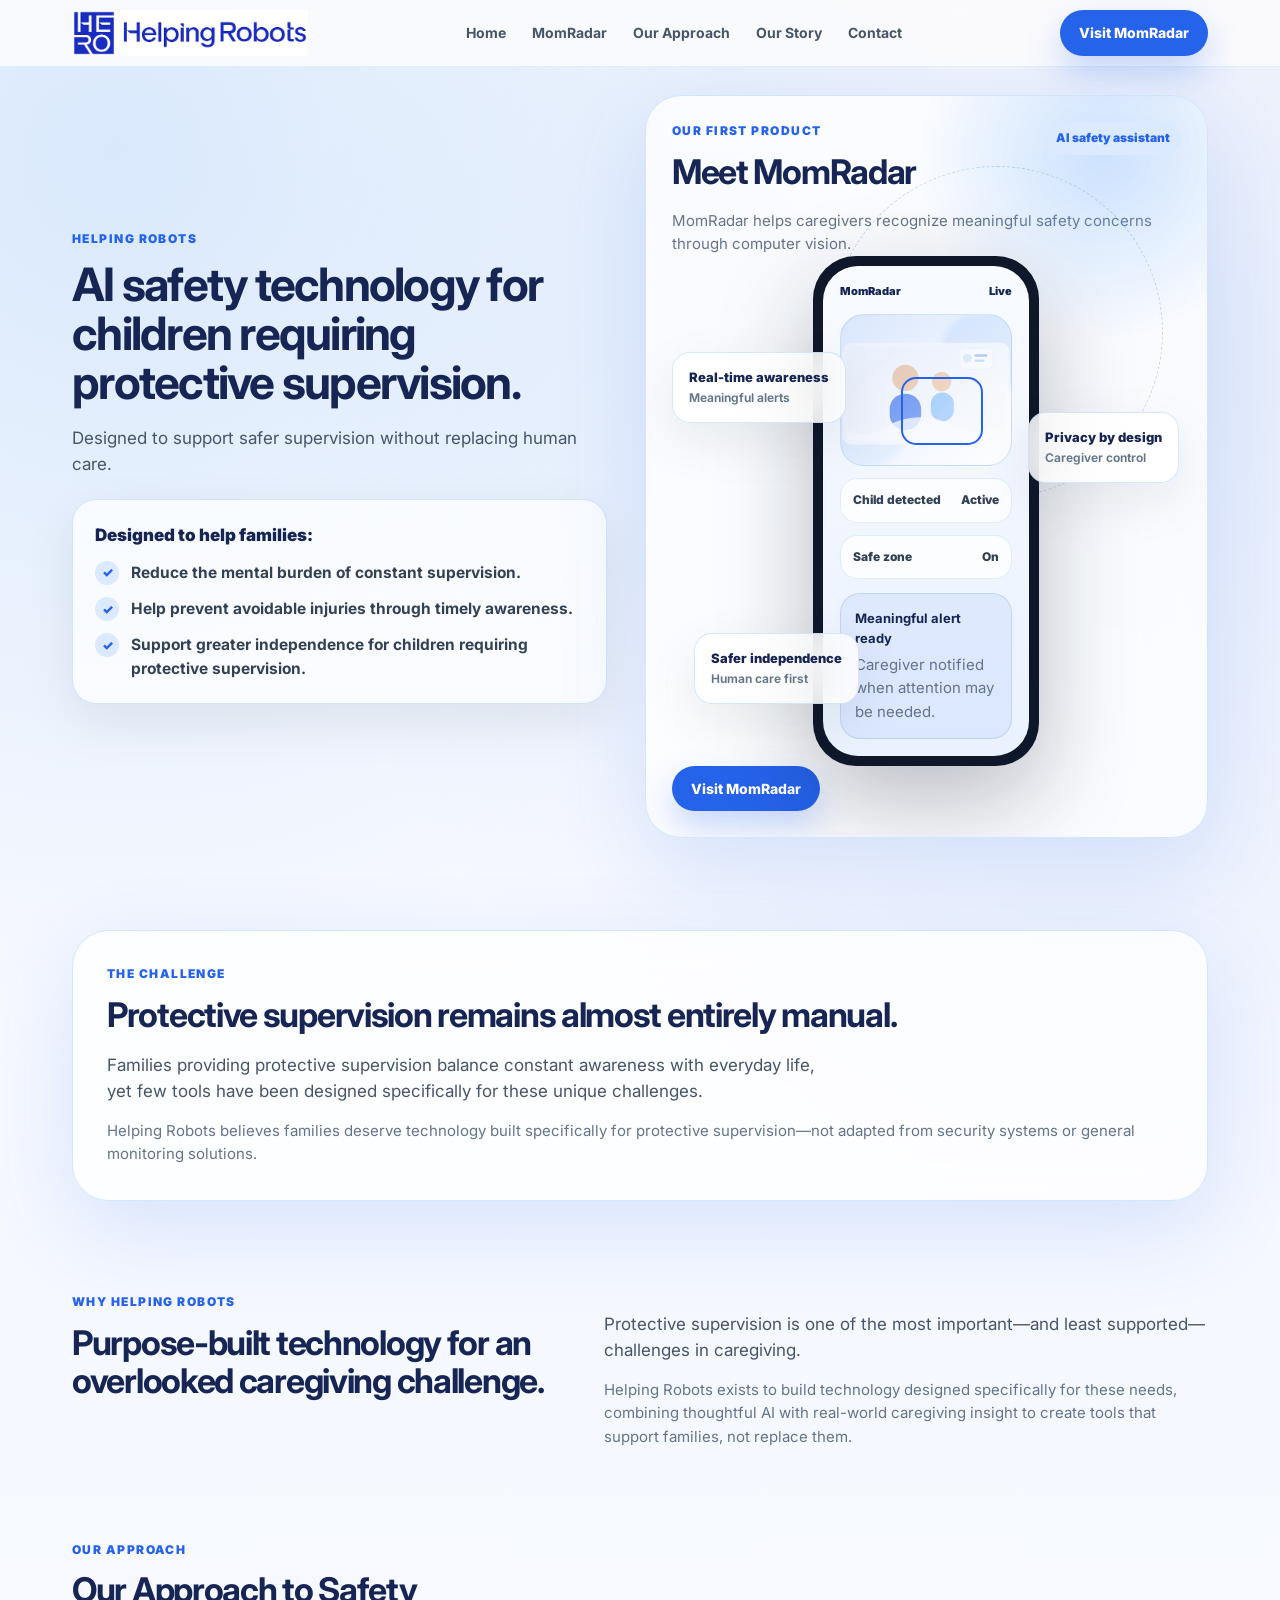
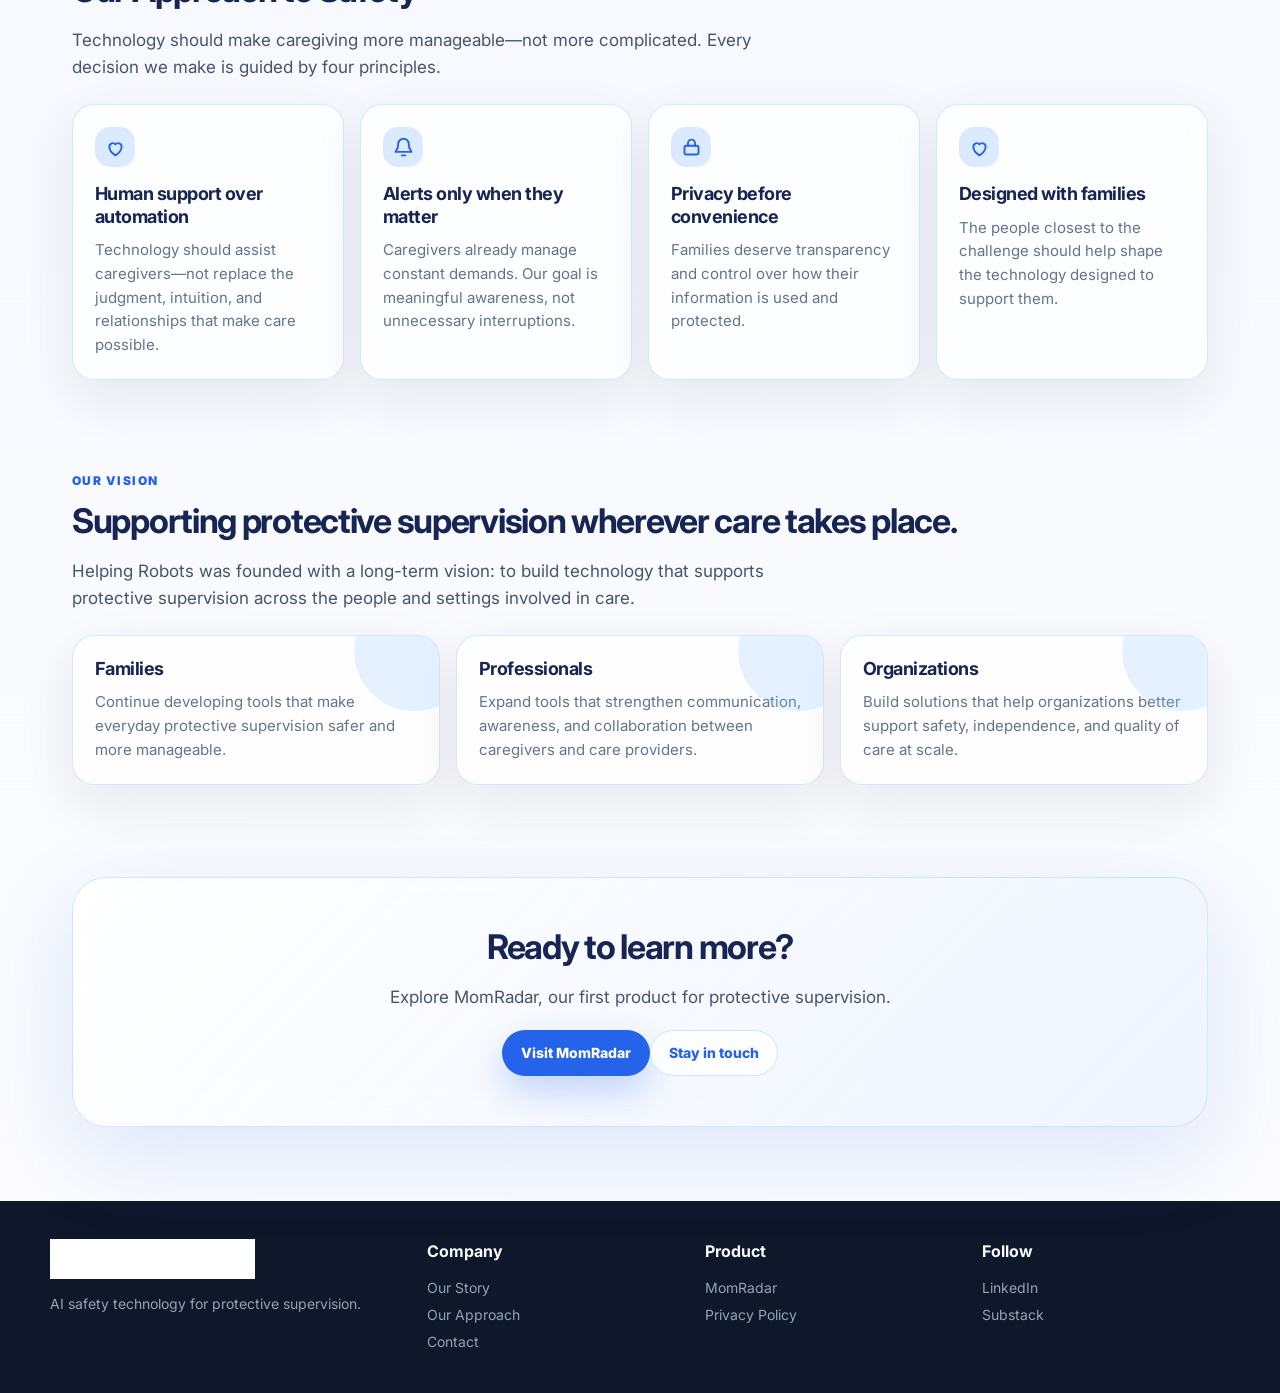
<file: index.html>
<!doctype html>
<html lang="en">
<head>
  <meta charset="utf-8">
  <meta name="viewport" content="width=device-width,initial-scale=1">
  <title>Helping Robots</title>
  <meta name="description" content="AI safety technology for children requiring protective supervision.">
  <link rel="icon" type="image/png" href="images/favicon.png">
  <link rel="apple-touch-icon" href="images/favicon.png">
  <link rel="stylesheet" href="css/style.css">
</head>
<body>
<header class="nav-wrap">
  <div class="nav">
    <a class="brand" href="index.html" aria-label="Helping Robots home">
      <img src="images/helping-robots-logo.png" alt="Helping Robots">
    </a>
    <nav class="nav-links">
      <a href="index.html">Home</a>
      <a href="momradar.html">MomRadar</a>
      <a href="approach.html">Our Approach</a>
      <a href="story.html">Our Story</a>
      <a href="contact.html">Contact</a>
    </nav>
    <a class="btn btn-primary" href="momradar.html">Visit MomRadar</a>
  </div>
</header>
<main>
  <section class="section hero">
    <div class="hero-grid">
      <div class="reveal">
        <div class="kicker">Helping Robots</div>
        <h1>AI safety technology for children requiring protective supervision.</h1>
        <p class="lead">Designed to support safer supervision without replacing human care.</p>

        <div class="impact-list">
          <div class="impact-title">Designed to help families:</div>
          <div class="checkline"><span class="check">✓</span><span>Reduce the mental burden of constant supervision.</span></div>
          <div class="checkline"><span class="check">✓</span><span>Help prevent avoidable injuries through timely awareness.</span></div>
          <div class="checkline"><span class="check">✓</span><span>Support greater independence for children requiring protective supervision.</span></div>
        </div>
      </div>

      <div class="glass hero-product reveal">
        <div class="product-head">
          <div>
            <div class="kicker">Our first product</div>
            <h2>Meet MomRadar</h2>
          </div>
          <span class="product-badge">AI safety assistant</span>
        </div>
        <p class="copy">MomRadar helps caregivers recognize meaningful safety concerns through computer vision.</p>

        <div class="phone-stage">
          <div class="float-card float-a">Real-time awareness<span>Meaningful alerts</span></div>
          <div class="float-card float-b">Privacy by design<span>Caregiver control</span></div>
          <div class="float-card float-c">Safer independence<span>Human care first</span></div>

          <div class="phone" aria-label="MomRadar app preview">
            <div class="phone-screen">
              <div class="phone-bar"><span>MomRadar</span><span>Live</span></div>
              <div class="live-view"><div class="detect-box"></div></div>
              <div class="status-row"><span>Child detected</span><span>Active</span></div>
              <div class="status-row"><span>Safe zone</span><span>On</span></div>
              <div class="alert-card"><strong>Meaningful alert ready</strong><span>Caregiver notified when attention may be needed.</span></div>
            </div>
          </div>
        </div>

        <a class="btn btn-primary" href="momradar.html">Visit MomRadar</a>
      </div>
    </div>
  </section>

  <section class="section reveal">
    <div class="glass section-card">
      <div class="kicker">The challenge</div>
      <h2>Protective supervision remains almost entirely manual.</h2>
      <p class="lead">Families providing protective supervision balance constant awareness with everyday life, yet few tools have been designed specifically for these unique challenges.</p>
      <p class="copy">Helping Robots believes families deserve technology built specifically for protective supervision—not adapted from security systems or general monitoring solutions.</p>
    </div>
  </section>

  <section class="section reveal">
    <div class="split">
      <div>
        <div class="kicker">Why Helping Robots</div>
        <h2>Purpose-built technology for an overlooked caregiving challenge.</h2>
      </div>
      <div>
        <p class="lead">Protective supervision is one of the most important—and least supported—challenges in caregiving.</p>
        <p class="copy">Helping Robots exists to build technology designed specifically for these needs, combining thoughtful AI with real-world caregiving insight to create tools that support families, not replace them.</p>
      </div>
    </div>
  </section>

  <section class="section reveal">
    <div class="kicker">Our approach</div>
    <h2>Our Approach to Safety</h2>
    <p class="lead">Technology should make caregiving more manageable—not more complicated. Every decision we make is guided by four principles.</p>

    <div class="cards">
      <div class="card"><div class="card-icon"><svg viewBox="0 0 24 24"><path d="M12 21s-7-4.4-7-10a4 4 0 0 1 7-2.6A4 4 0 0 1 19 11c0 5.6-7 10-7 10Z"/></svg></div><h3>Human support over automation</h3><p>Technology should assist caregivers—not replace the judgment, intuition, and relationships that make care possible.</p></div>
      <div class="card"><div class="card-icon"><svg viewBox="0 0 24 24"><path d="M18 8a6 6 0 0 0-12 0c0 7-3 7-3 9h18c0-2-3-2-3-9Z"/><path d="M10 21h4"/></svg></div><h3>Alerts only when they matter</h3><p>Caregivers already manage constant demands. Our goal is meaningful awareness, not unnecessary interruptions.</p></div>
      <div class="card"><div class="card-icon"><svg viewBox="0 0 24 24"><rect x="4" y="10" width="16" height="10" rx="2"/><path d="M8 10V7a4 4 0 0 1 8 0v3"/></svg></div><h3>Privacy before convenience</h3><p>Families deserve transparency and control over how their information is used and protected.</p></div>
      <div class="card"><div class="card-icon"><svg viewBox="0 0 24 24"><path d="M12 21s-7-4.4-7-10a4 4 0 0 1 7-2.6A4 4 0 0 1 19 11c0 5.6-7 10-7 10Z"/></svg></div><h3>Designed with families</h3><p>The people closest to the challenge should help shape the technology designed to support them.</p></div>
    </div>
  </section>

  <section class="section reveal">
    <div class="kicker">Our vision</div>
    <h2>Supporting protective supervision wherever care takes place.</h2>
    <p class="lead">Helping Robots was founded with a long-term vision: to build technology that supports protective supervision across the people and settings involved in care.</p>

    <div class="cards cards3">
      <div class="card vision-card"><h3>Families</h3><p>Continue developing tools that make everyday protective supervision safer and more manageable.</p></div>
      <div class="card vision-card"><h3>Professionals</h3><p>Expand tools that strengthen communication, awareness, and collaboration between caregivers and care providers.</p></div>
      <div class="card vision-card"><h3>Organizations</h3><p>Build solutions that help organizations better support safety, independence, and quality of care at scale.</p></div>
    </div>
  </section>

  <section class="section reveal">
    <div class="cta-panel">
      <h2>Ready to learn more?</h2>
      <p class="lead" style="margin-left:auto;margin-right:auto">Explore MomRadar, our first product for protective supervision.</p>
      <div style="margin-top:20px"><a class="btn btn-primary" href="momradar.html">Visit MomRadar</a><a class="btn btn-secondary" href="contact.html">Stay in touch</a></div>
    </div>
  </section>
</main>
<footer class="footer">
  <div class="footer-inner">
    <div>
      <div class="footer-logo"><img src="images/helping-robots-logo.png" alt="Helping Robots"></div>
      <p>AI safety technology for protective supervision.</p>
    </div>
    <div>
      <h4>Company</h4>
      <a href="story.html">Our Story</a>
      <a href="approach.html">Our Approach</a>
      <a href="contact.html">Contact</a>
    </div>
    <div>
      <h4>Product</h4>
      <a href="momradar.html">MomRadar</a>
      <a href="privacy.html">Privacy Policy</a>
    </div>
    <div>
      <h4>Follow</h4>
      <a href="https://www.linkedin.com/company/helping-robots/">LinkedIn</a>
      <a href="https://helpingrobots.substack.com/">Substack</a>
    </div>
  </div>
</footer>
<script src="js/script.js"></script>
</body>
</html>
</file>
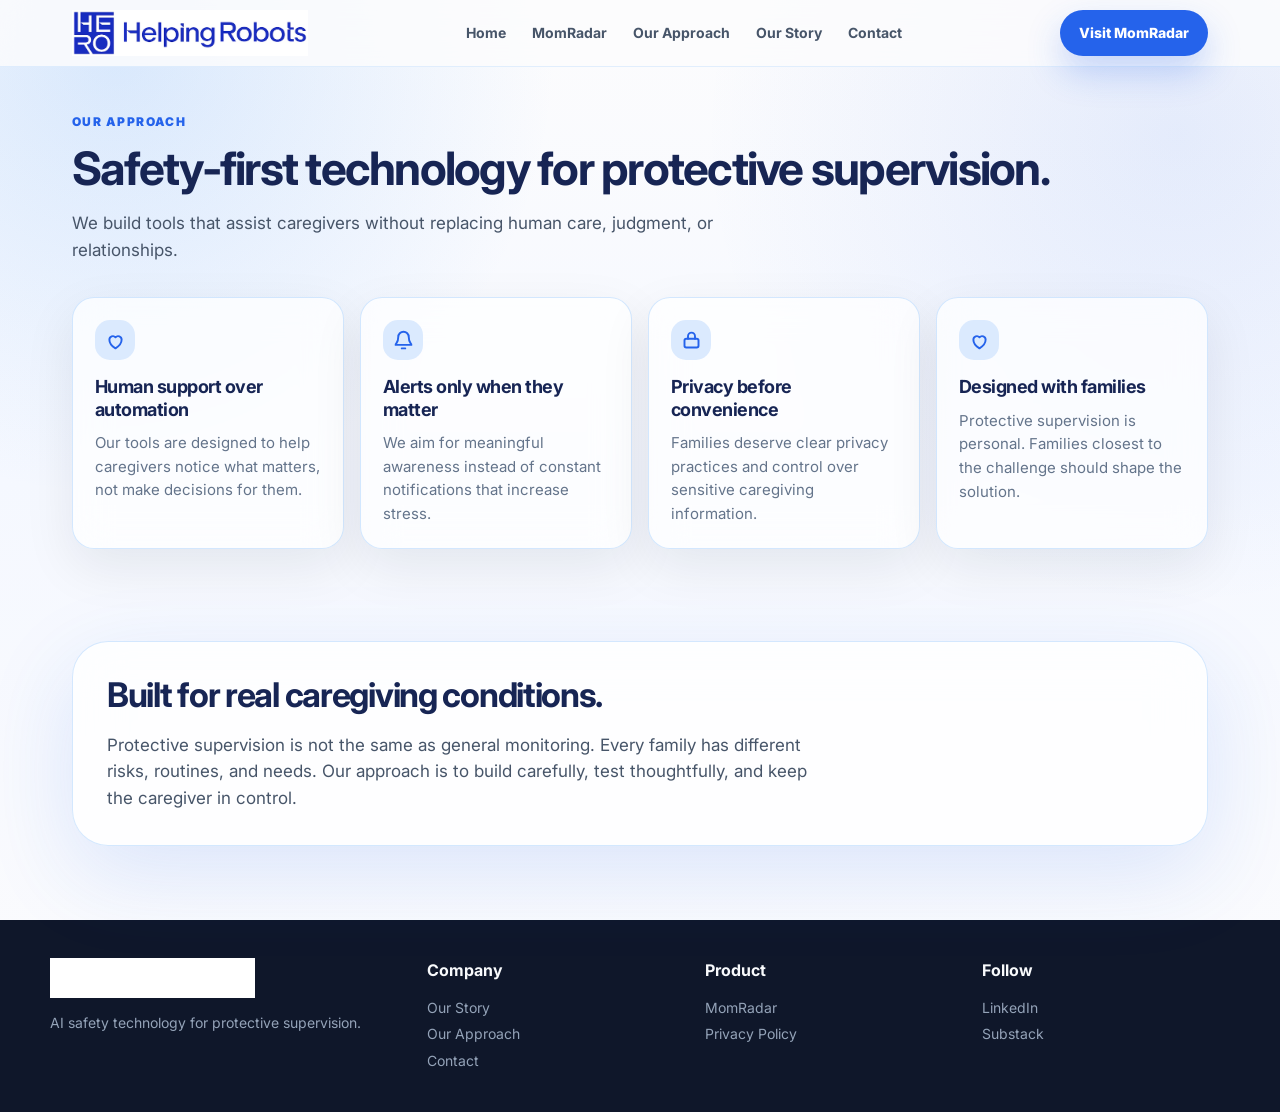
<file: approach.html>
<!doctype html>
<html lang="en">
<head>
  <meta charset="utf-8">
  <meta name="viewport" content="width=device-width,initial-scale=1">
  <title>Our Approach — Helping Robots</title>
  <meta name="description" content="Helping Robots' approach to safety-first technology for protective supervision.">
  <link rel="icon" type="image/png" href="images/favicon.png">
  <link rel="apple-touch-icon" href="images/favicon.png">
  <link rel="stylesheet" href="css/style.css">
</head>
<body>
<header class="nav-wrap">
  <div class="nav">
    <a class="brand" href="index.html" aria-label="Helping Robots home">
      <img src="images/helping-robots-logo.png" alt="Helping Robots">
    </a>
    <nav class="nav-links">
      <a href="index.html">Home</a>
      <a href="momradar.html">MomRadar</a>
      <a href="approach.html">Our Approach</a>
      <a href="story.html">Our Story</a>
      <a href="contact.html">Contact</a>
    </nav>
    <a class="btn btn-primary" href="momradar.html">Visit MomRadar</a>
  </div>
</header>
<main>
  <section class="section reveal">
    <div class="kicker">Our Approach</div>
    <h1>Safety-first technology for protective supervision.</h1>
    <p class="lead">We build tools that assist caregivers without replacing human care, judgment, or relationships.</p>

    <div class="cards" style="margin-top:34px">
      <div class="card"><div class="card-icon"><svg viewBox="0 0 24 24"><path d="M12 21s-7-4.4-7-10a4 4 0 0 1 7-2.6A4 4 0 0 1 19 11c0 5.6-7 10-7 10Z"/></svg></div><h3>Human support over automation</h3><p>Our tools are designed to help caregivers notice what matters, not make decisions for them.</p></div>
      <div class="card"><div class="card-icon"><svg viewBox="0 0 24 24"><path d="M18 8a6 6 0 0 0-12 0c0 7-3 7-3 9h18c0-2-3-2-3-9Z"/><path d="M10 21h4"/></svg></div><h3>Alerts only when they matter</h3><p>We aim for meaningful awareness instead of constant notifications that increase stress.</p></div>
      <div class="card"><div class="card-icon"><svg viewBox="0 0 24 24"><rect x="4" y="10" width="16" height="10" rx="2"/><path d="M8 10V7a4 4 0 0 1 8 0v3"/></svg></div><h3>Privacy before convenience</h3><p>Families deserve clear privacy practices and control over sensitive caregiving information.</p></div>
      <div class="card"><div class="card-icon"><svg viewBox="0 0 24 24"><path d="M12 21s-7-4.4-7-10a4 4 0 0 1 7-2.6A4 4 0 0 1 19 11c0 5.6-7 10-7 10Z"/></svg></div><h3>Designed with families</h3><p>Protective supervision is personal. Families closest to the challenge should shape the solution.</p></div>
    </div>
  </section>

  <section class="section reveal">
    <div class="glass section-card">
      <h2>Built for real caregiving conditions.</h2>
      <p class="lead">Protective supervision is not the same as general monitoring. Every family has different risks, routines, and needs. Our approach is to build carefully, test thoughtfully, and keep the caregiver in control.</p>
    </div>
  </section>
</main>
<footer class="footer">
  <div class="footer-inner">
    <div>
      <div class="footer-logo"><img src="images/helping-robots-logo.png" alt="Helping Robots"></div>
      <p>AI safety technology for protective supervision.</p>
    </div>
    <div>
      <h4>Company</h4>
      <a href="story.html">Our Story</a>
      <a href="approach.html">Our Approach</a>
      <a href="contact.html">Contact</a>
    </div>
    <div>
      <h4>Product</h4>
      <a href="momradar.html">MomRadar</a>
      <a href="privacy.html">Privacy Policy</a>
    </div>
    <div>
      <h4>Follow</h4>
      <a href="https://www.linkedin.com/company/helping-robots/">LinkedIn</a>
      <a href="https://helpingrobots.substack.com/">Substack</a>
    </div>
  </div>
</footer>
<script src="js/script.js"></script>
</body>
</html>
</file>
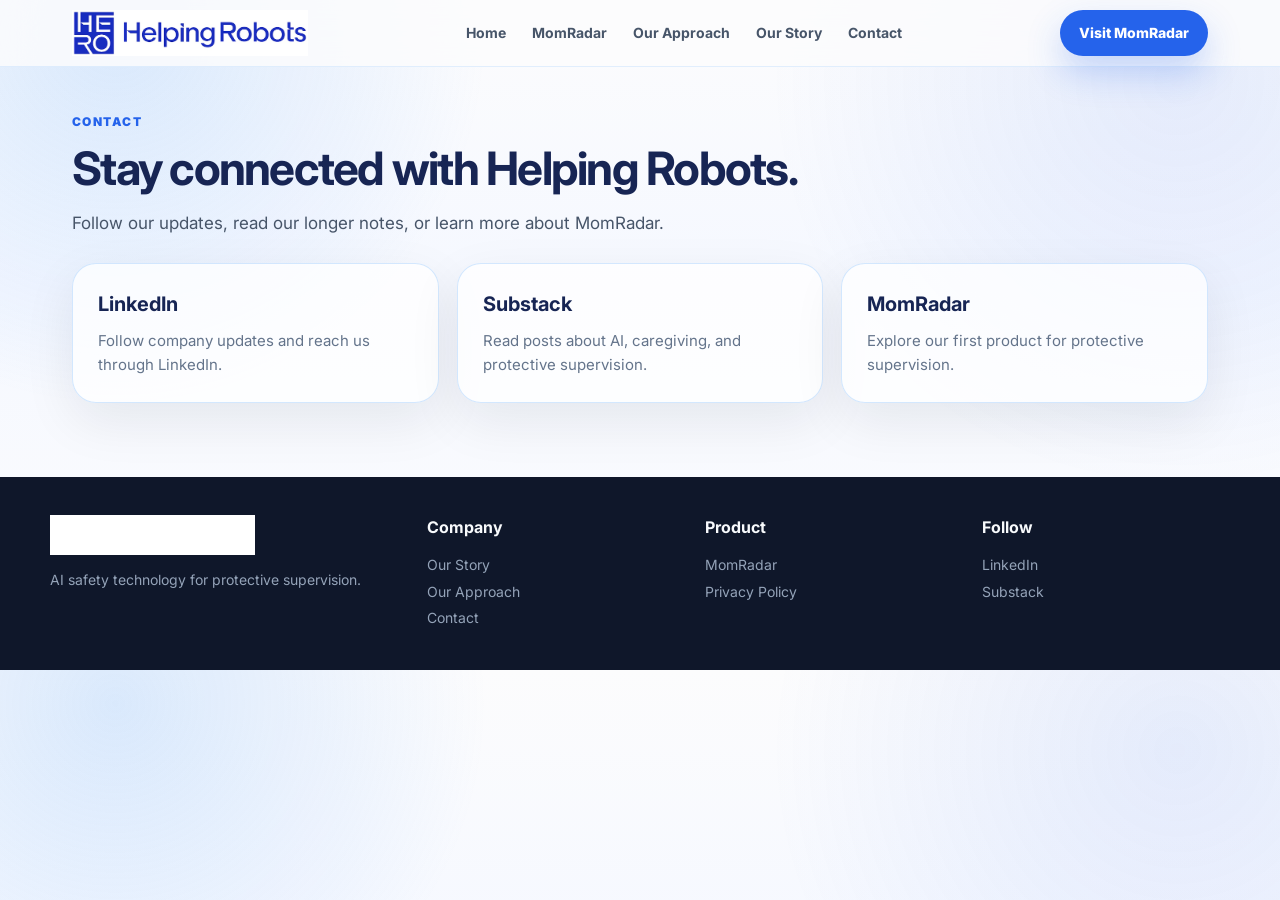
<file: contact.html>
<!doctype html>
<html lang="en">
<head>
  <meta charset="utf-8">
  <meta name="viewport" content="width=device-width,initial-scale=1">
  <title>Contact — Helping Robots</title>
  <meta name="description" content="Stay connected with Helping Robots through LinkedIn and Substack.">
  <link rel="icon" type="image/png" href="images/favicon.png">
  <link rel="apple-touch-icon" href="images/favicon.png">
  <link rel="stylesheet" href="css/style.css">
</head>
<body>
<header class="nav-wrap">
  <div class="nav">
    <a class="brand" href="index.html" aria-label="Helping Robots home">
      <img src="images/helping-robots-logo.png" alt="Helping Robots">
    </a>
    <nav class="nav-links">
      <a href="index.html">Home</a>
      <a href="momradar.html">MomRadar</a>
      <a href="approach.html">Our Approach</a>
      <a href="story.html">Our Story</a>
      <a href="contact.html">Contact</a>
    </nav>
    <a class="btn btn-primary" href="momradar.html">Visit MomRadar</a>
  </div>
</header>
<main>
  <section class="section reveal">
    <div class="kicker">Contact</div>
    <h1>Stay connected with Helping Robots.</h1>
    <p class="lead">Follow our updates, read our longer notes, or learn more about MomRadar.</p>

    <div class="link-grid">
      <a class="link-card" href="https://www.linkedin.com/company/helping-robots/"><strong>LinkedIn</strong><span class="tiny">Follow company updates and reach us through LinkedIn.</span></a>
      <a class="link-card" href="https://helpingrobots.substack.com/"><strong>Substack</strong><span class="tiny">Read posts about AI, caregiving, and protective supervision.</span></a>
      <a class="link-card" href="momradar.html"><strong>MomRadar</strong><span class="tiny">Explore our first product for protective supervision.</span></a>
    </div>
  </section>
</main>
<footer class="footer">
  <div class="footer-inner">
    <div>
      <div class="footer-logo"><img src="images/helping-robots-logo.png" alt="Helping Robots"></div>
      <p>AI safety technology for protective supervision.</p>
    </div>
    <div>
      <h4>Company</h4>
      <a href="story.html">Our Story</a>
      <a href="approach.html">Our Approach</a>
      <a href="contact.html">Contact</a>
    </div>
    <div>
      <h4>Product</h4>
      <a href="momradar.html">MomRadar</a>
      <a href="privacy.html">Privacy Policy</a>
    </div>
    <div>
      <h4>Follow</h4>
      <a href="https://www.linkedin.com/company/helping-robots/">LinkedIn</a>
      <a href="https://helpingrobots.substack.com/">Substack</a>
    </div>
  </div>
</footer>
<script src="js/script.js"></script>
</body>
</html>
</file>
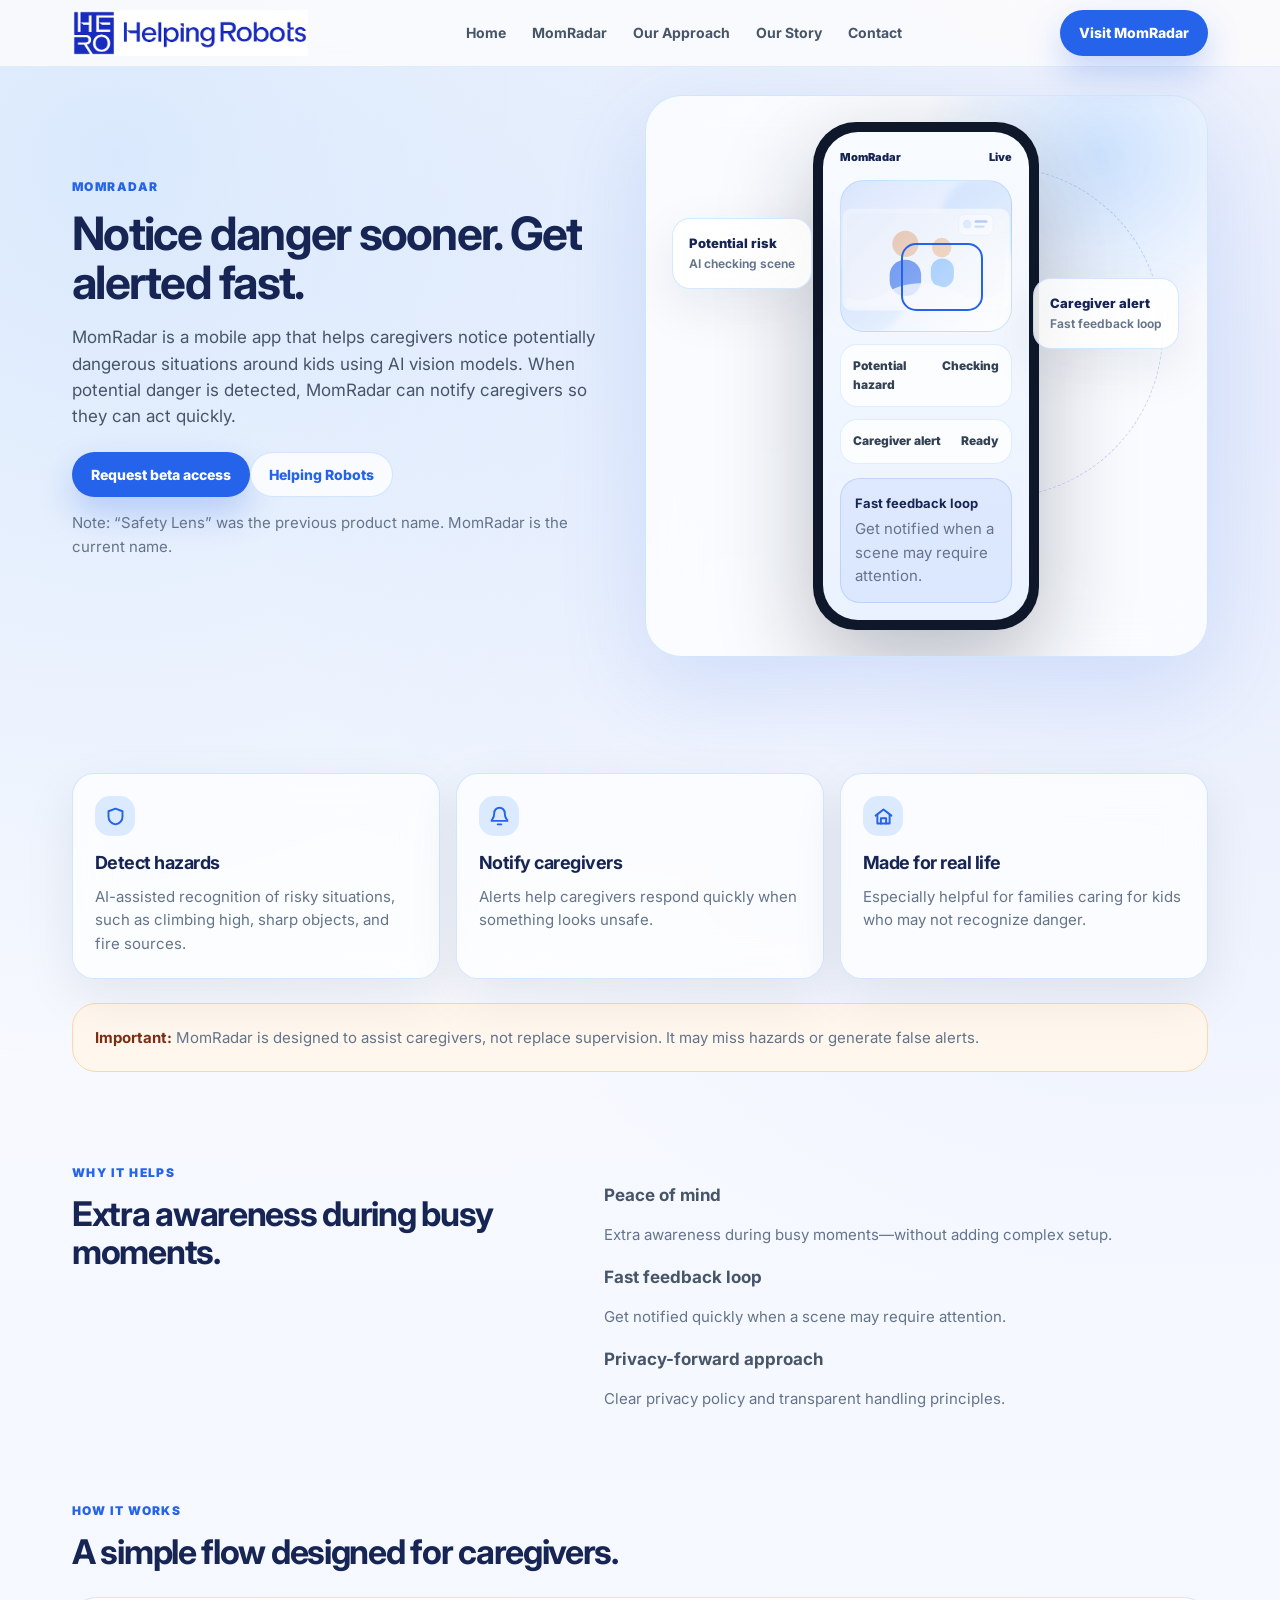
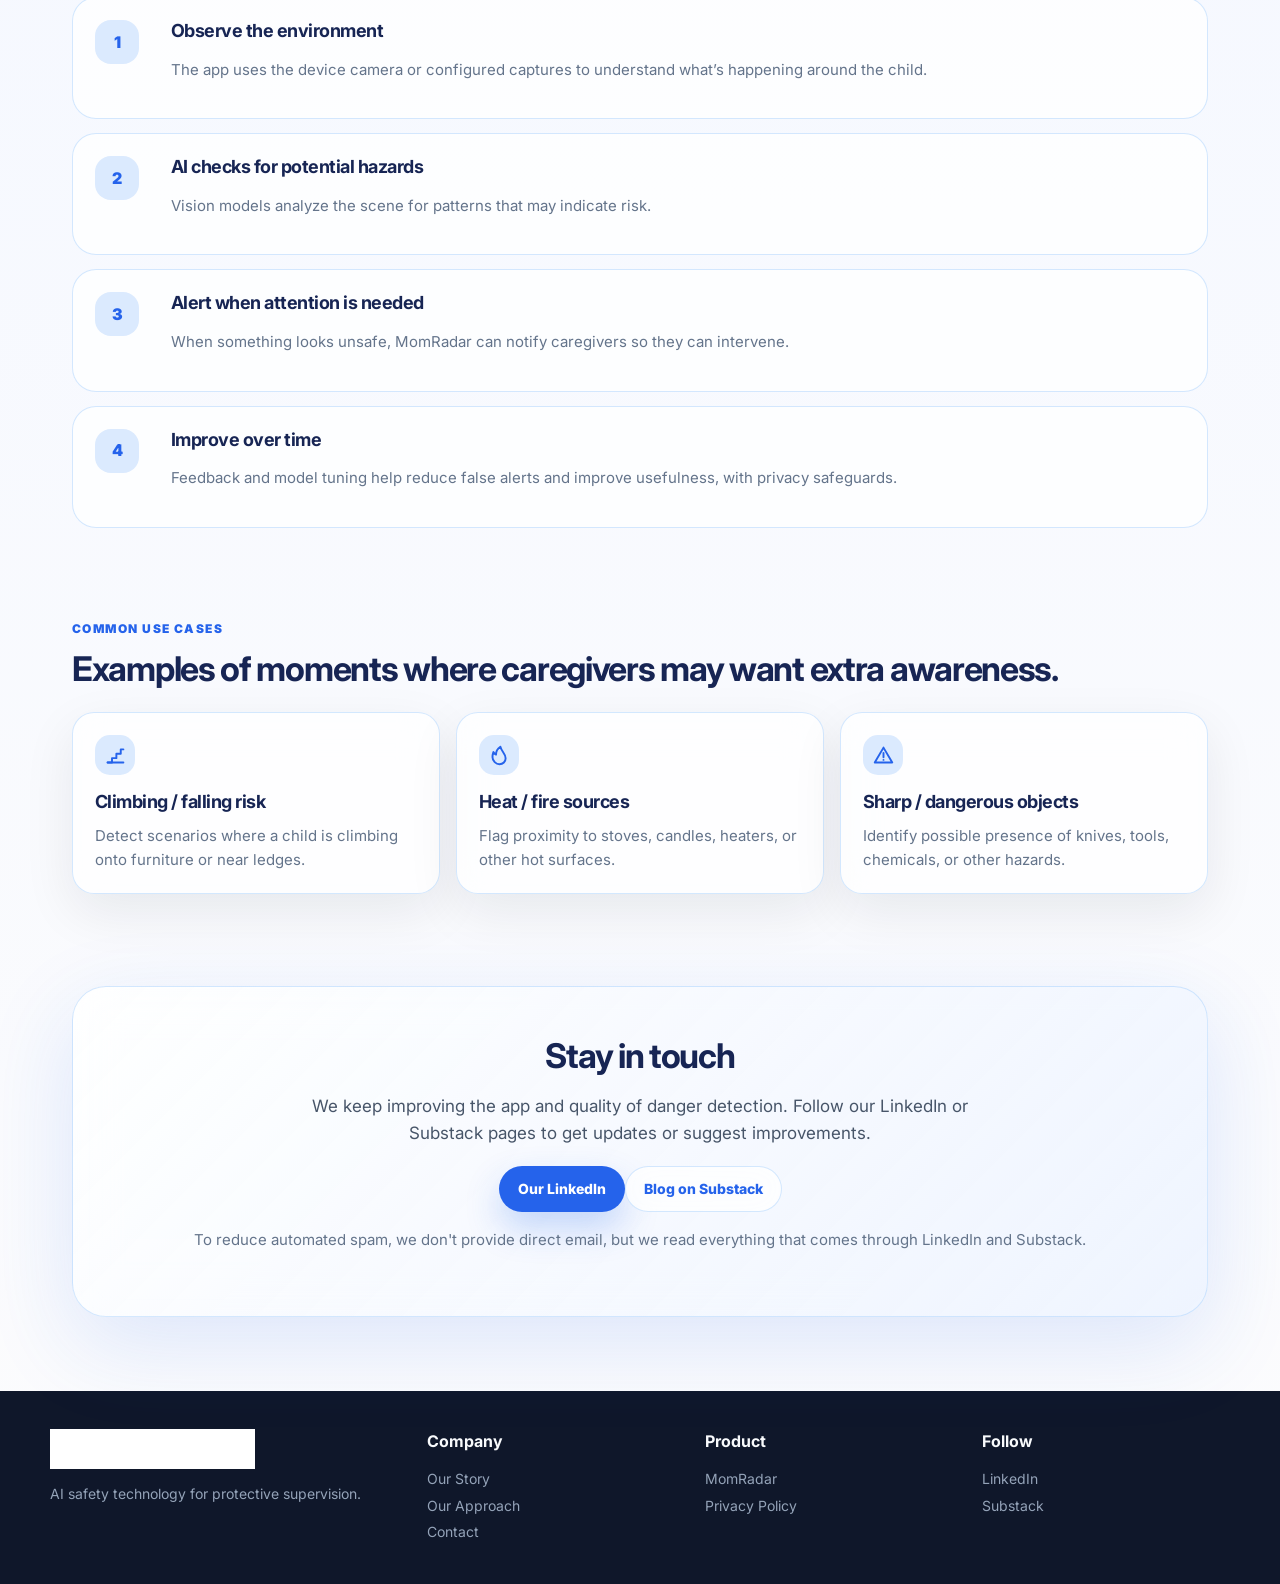
<file: momradar.html>
<!doctype html>
<html lang="en">
<head>
  <meta charset="utf-8">
  <meta name="viewport" content="width=device-width,initial-scale=1">
  <title>MomRadar — AI Safety Alerts for Caregivers</title>
  <meta name="description" content="MomRadar helps caregivers notice potentially dangerous situations around kids using AI vision models.">
  <link rel="icon" type="image/png" href="images/favicon.png">
  <link rel="apple-touch-icon" href="images/favicon.png">
  <link rel="stylesheet" href="css/style.css">
</head>
<body>
<header class="nav-wrap">
  <div class="nav">
    <a class="brand" href="index.html" aria-label="Helping Robots home">
      <img src="images/helping-robots-logo.png" alt="Helping Robots">
    </a>
    <nav class="nav-links">
      <a href="index.html">Home</a>
      <a href="momradar.html">MomRadar</a>
      <a href="approach.html">Our Approach</a>
      <a href="story.html">Our Story</a>
      <a href="contact.html">Contact</a>
    </nav>
    <a class="btn btn-primary" href="momradar.html">Visit MomRadar</a>
  </div>
</header>
<main>
  <section class="section hero">
    <div class="hero-grid">
      <div class="reveal">
        <div class="kicker">MomRadar</div>
        <h1>Notice danger sooner. Get alerted fast.</h1>
        <p class="lead">MomRadar is a mobile app that helps caregivers notice potentially dangerous situations around kids using AI vision models. When potential danger is detected, MomRadar can notify caregivers so they can act quickly.</p>
        <div style="margin-top:22px"><a class="btn btn-primary" href="https://www.linkedin.com/company/helping-robots/">Request beta access</a><a class="btn btn-secondary" href="index.html">Helping Robots</a></div>
        <p class="tiny" style="margin-top:14px">Note: “Safety Lens” was the previous product name. MomRadar is the current name.</p>
      </div>

      <div class="glass hero-product reveal">
        <div class="phone-stage">
          <div class="float-card float-a">Potential risk<span>AI checking scene</span></div>
          <div class="float-card float-b">Caregiver alert<span>Fast feedback loop</span></div>
          <div class="phone" aria-label="MomRadar app preview">
            <div class="phone-screen">
              <div class="phone-bar"><span>MomRadar</span><span>Live</span></div>
              <div class="live-view"><div class="detect-box"></div></div>
              <div class="status-row"><span>Potential hazard</span><span>Checking</span></div>
              <div class="status-row"><span>Caregiver alert</span><span>Ready</span></div>
              <div class="alert-card"><strong>Fast feedback loop</strong><span>Get notified when a scene may require attention.</span></div>
            </div>
          </div>
        </div>
      </div>
    </div>
  </section>

  <section class="section reveal">
    <div class="feature-grid">
      <div class="card"><div class="card-icon"><svg viewBox="0 0 24 24"><path d="M12 3 20 6v6c0 5-3.4 8-8 9-4.6-1-8-4-8-9V6l8-3Z"/></svg></div><h3>Detect hazards</h3><p>AI-assisted recognition of risky situations, such as climbing high, sharp objects, and fire sources.</p></div>
      <div class="card"><div class="card-icon"><svg viewBox="0 0 24 24"><path d="M18 8a6 6 0 0 0-12 0c0 7-3 7-3 9h18c0-2-3-2-3-9Z"/><path d="M10 21h4"/></svg></div><h3>Notify caregivers</h3><p>Alerts help caregivers respond quickly when something looks unsafe.</p></div>
      <div class="card"><div class="card-icon"><svg viewBox="0 0 24 24"><path d="M3 11 12 4l9 7"/><path d="M5 10v10h14V10"/><path d="M9 20v-6h6v6"/></svg></div><h3>Made for real life</h3><p>Especially helpful for families caring for kids who may not recognize danger.</p></div>
    </div>
    <div class="notice"><strong>Important:</strong> MomRadar is designed to assist caregivers, not replace supervision. It may miss hazards or generate false alerts.</div>
  </section>

  <section class="section reveal">
    <div class="split">
      <div>
        <div class="kicker">Why it helps</div>
        <h2>Extra awareness during busy moments.</h2>
      </div>
      <div>
        <p class="lead"><strong>Peace of mind</strong></p>
        <p class="copy">Extra awareness during busy moments—without adding complex setup.</p>
        <p class="lead"><strong>Fast feedback loop</strong></p>
        <p class="copy">Get notified quickly when a scene may require attention.</p>
        <p class="lead"><strong>Privacy-forward approach</strong></p>
        <p class="copy">Clear privacy policy and transparent handling principles.</p>
      </div>
    </div>
  </section>

  <section class="section reveal">
    <div class="kicker">How it works</div>
    <h2>A simple flow designed for caregivers.</h2>
    <div class="flow">
      <div class="flow-item"><div class="flow-num">1</div><div><h3>Observe the environment</h3><p>The app uses the device camera or configured captures to understand what’s happening around the child.</p></div></div>
      <div class="flow-item"><div class="flow-num">2</div><div><h3>AI checks for potential hazards</h3><p>Vision models analyze the scene for patterns that may indicate risk.</p></div></div>
      <div class="flow-item"><div class="flow-num">3</div><div><h3>Alert when attention is needed</h3><p>When something looks unsafe, MomRadar can notify caregivers so they can intervene.</p></div></div>
      <div class="flow-item"><div class="flow-num">4</div><div><h3>Improve over time</h3><p>Feedback and model tuning help reduce false alerts and improve usefulness, with privacy safeguards.</p></div></div>
    </div>
  </section>

  <section class="section reveal">
    <div class="kicker">Common use cases</div>
    <h2>Examples of moments where caregivers may want extra awareness.</h2>
    <div class="cards cards3">
      <div class="card"><div class="card-icon"><svg viewBox="0 0 24 24"><path d="M3 20h5v-5h5v-5h5V5h3"/><path d="M3 20h18"/></svg></div><h3>Climbing / falling risk</h3><p>Detect scenarios where a child is climbing onto furniture or near ledges.</p></div>
      <div class="card"><div class="card-icon"><svg viewBox="0 0 24 24"><path d="M12 22c4 0 7-3 7-7 0-5-5-8-6-13-3 2-5 5-5 9-2-1-3-3-3-3s-1 3-1 6c0 4 4 8 8 8Z"/></svg></div><h3>Heat / fire sources</h3><p>Flag proximity to stoves, candles, heaters, or other hot surfaces.</p></div>
      <div class="card"><div class="card-icon"><svg viewBox="0 0 24 24"><path d="M12 3 22 20H2L12 3Z"/><path d="M12 9v5"/><path d="M12 17h.01"/></svg></div><h3>Sharp / dangerous objects</h3><p>Identify possible presence of knives, tools, chemicals, or other hazards.</p></div>
    </div>
  </section>

  <section class="section reveal">
    <div class="cta-panel">
      <h2>Stay in touch</h2>
      <p class="lead" style="margin-left:auto;margin-right:auto">We keep improving the app and quality of danger detection. Follow our LinkedIn or Substack pages to get updates or suggest improvements.</p>
      <div style="margin-top:20px"><a class="btn btn-primary" href="https://www.linkedin.com/company/helping-robots/">Our LinkedIn</a><a class="btn btn-secondary" href="https://helpingrobots.substack.com/">Blog on Substack</a></div>
      <p class="tiny" style="margin-top:16px">To reduce automated spam, we don't provide direct email, but we read everything that comes through LinkedIn and Substack.</p>
    </div>
  </section>
</main>
<footer class="footer">
  <div class="footer-inner">
    <div>
      <div class="footer-logo"><img src="images/helping-robots-logo.png" alt="Helping Robots"></div>
      <p>AI safety technology for protective supervision.</p>
    </div>
    <div>
      <h4>Company</h4>
      <a href="story.html">Our Story</a>
      <a href="approach.html">Our Approach</a>
      <a href="contact.html">Contact</a>
    </div>
    <div>
      <h4>Product</h4>
      <a href="momradar.html">MomRadar</a>
      <a href="privacy.html">Privacy Policy</a>
    </div>
    <div>
      <h4>Follow</h4>
      <a href="https://www.linkedin.com/company/helping-robots/">LinkedIn</a>
      <a href="https://helpingrobots.substack.com/">Substack</a>
    </div>
  </div>
</footer>
<script src="js/script.js"></script>
</body>
</html>
</file>
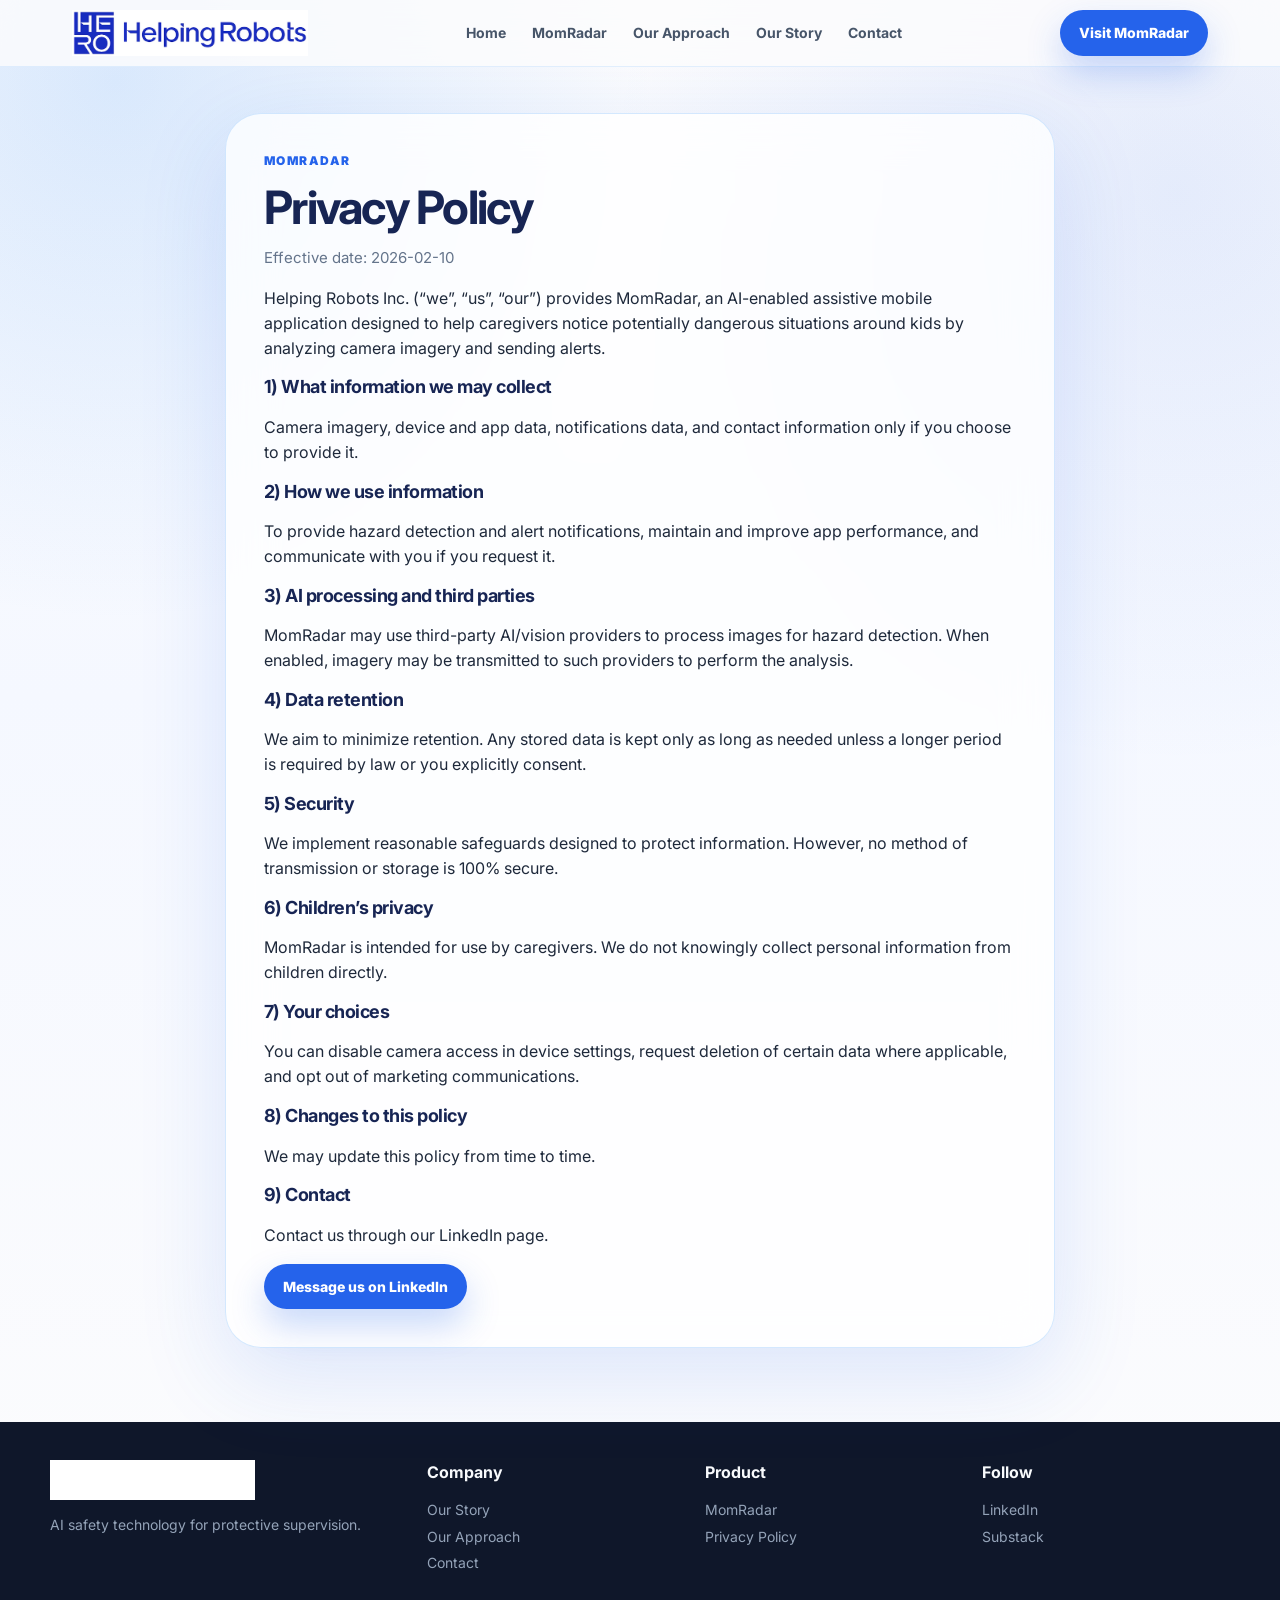
<file: privacy.html>
<!doctype html>
<html lang="en">
<head>
  <meta charset="utf-8">
  <meta name="viewport" content="width=device-width,initial-scale=1">
  <title>Privacy Policy — MomRadar</title>
  <meta name="description" content="MomRadar privacy policy.">
  <link rel="icon" type="image/png" href="images/favicon.png">
  <link rel="apple-touch-icon" href="images/favicon.png">
  <link rel="stylesheet" href="css/style.css">
</head>
<body>
<header class="nav-wrap">
  <div class="nav">
    <a class="brand" href="index.html" aria-label="Helping Robots home">
      <img src="images/helping-robots-logo.png" alt="Helping Robots">
    </a>
    <nav class="nav-links">
      <a href="index.html">Home</a>
      <a href="momradar.html">MomRadar</a>
      <a href="approach.html">Our Approach</a>
      <a href="story.html">Our Story</a>
      <a href="contact.html">Contact</a>
    </nav>
    <a class="btn btn-primary" href="momradar.html">Visit MomRadar</a>
  </div>
</header>
<main>
  <section class="section">
    <div class="story-wrap glass story-card reveal">
      <div class="kicker">MomRadar</div>
      <h1>Privacy Policy</h1>
      <p class="tiny">Effective date: 2026-02-10</p>
      <p>Helping Robots Inc. (“we”, “us”, “our”) provides MomRadar, an AI-enabled assistive mobile application designed to help caregivers notice potentially dangerous situations around kids by analyzing camera imagery and sending alerts.</p>
      <h3>1) What information we may collect</h3>
      <p>Camera imagery, device and app data, notifications data, and contact information only if you choose to provide it.</p>
      <h3>2) How we use information</h3>
      <p>To provide hazard detection and alert notifications, maintain and improve app performance, and communicate with you if you request it.</p>
      <h3>3) AI processing and third parties</h3>
      <p>MomRadar may use third-party AI/vision providers to process images for hazard detection. When enabled, imagery may be transmitted to such providers to perform the analysis.</p>
      <h3>4) Data retention</h3>
      <p>We aim to minimize retention. Any stored data is kept only as long as needed unless a longer period is required by law or you explicitly consent.</p>
      <h3>5) Security</h3>
      <p>We implement reasonable safeguards designed to protect information. However, no method of transmission or storage is 100% secure.</p>
      <h3>6) Children’s privacy</h3>
      <p>MomRadar is intended for use by caregivers. We do not knowingly collect personal information from children directly.</p>
      <h3>7) Your choices</h3>
      <p>You can disable camera access in device settings, request deletion of certain data where applicable, and opt out of marketing communications.</p>
      <h3>8) Changes to this policy</h3>
      <p>We may update this policy from time to time.</p>
      <h3>9) Contact</h3>
      <p>Contact us through our LinkedIn page.</p>
      <a class="btn btn-primary" href="https://www.linkedin.com/company/helping-robots/">Message us on LinkedIn</a>
    </div>
  </section>
</main>
<footer class="footer">
  <div class="footer-inner">
    <div>
      <div class="footer-logo"><img src="images/helping-robots-logo.png" alt="Helping Robots"></div>
      <p>AI safety technology for protective supervision.</p>
    </div>
    <div>
      <h4>Company</h4>
      <a href="story.html">Our Story</a>
      <a href="approach.html">Our Approach</a>
      <a href="contact.html">Contact</a>
    </div>
    <div>
      <h4>Product</h4>
      <a href="momradar.html">MomRadar</a>
      <a href="privacy.html">Privacy Policy</a>
    </div>
    <div>
      <h4>Follow</h4>
      <a href="https://www.linkedin.com/company/helping-robots/">LinkedIn</a>
      <a href="https://helpingrobots.substack.com/">Substack</a>
    </div>
  </div>
</footer>
<script src="js/script.js"></script>
</body>
</html>
</file>
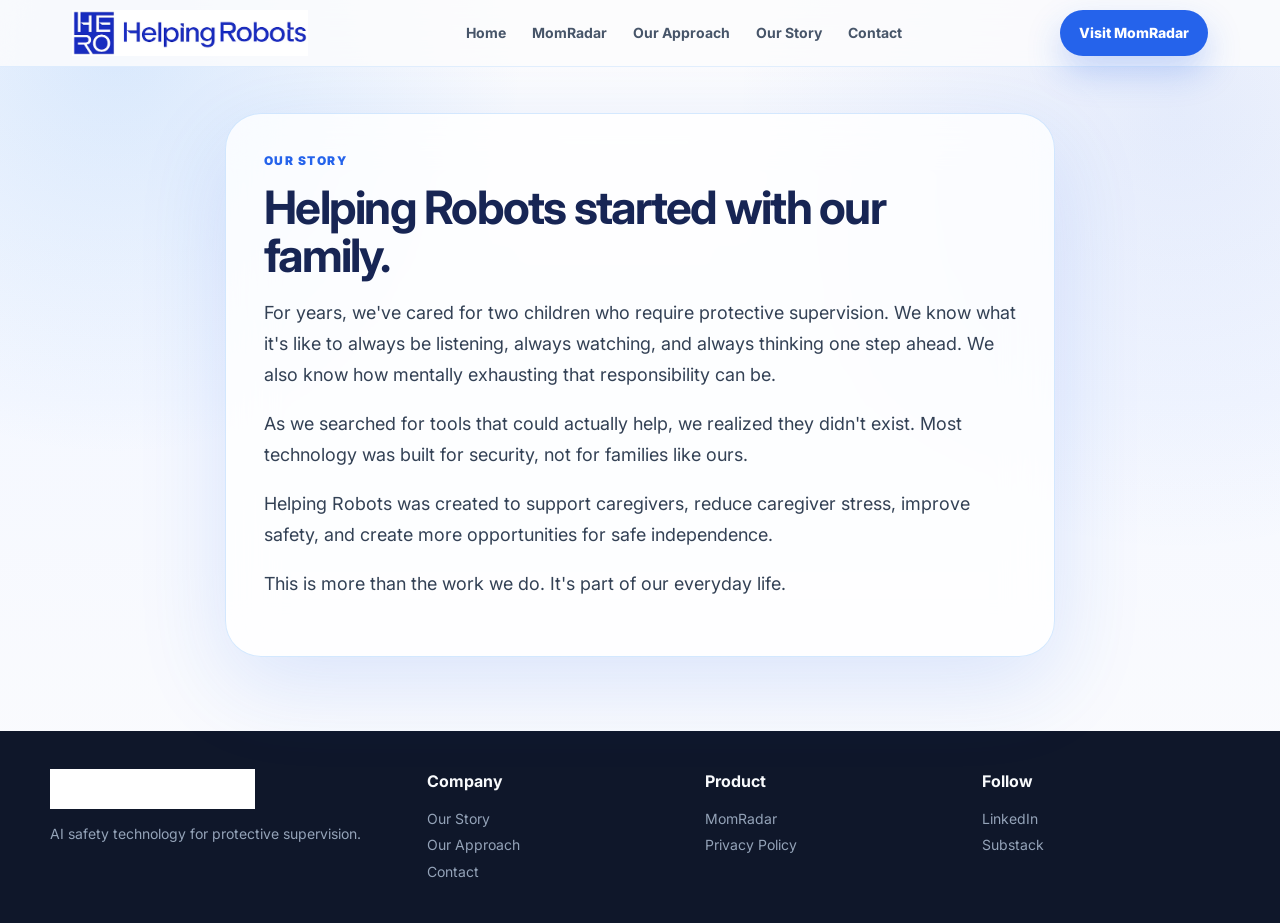
<file: story.html>
<!doctype html>
<html lang="en">
<head>
  <meta charset="utf-8">
  <meta name="viewport" content="width=device-width,initial-scale=1">
  <title>Our Story — Helping Robots</title>
  <meta name="description" content="The family story behind Helping Robots.">
  <link rel="icon" type="image/png" href="images/favicon.png">
  <link rel="apple-touch-icon" href="images/favicon.png">
  <link rel="stylesheet" href="css/style.css">
</head>
<body>
<header class="nav-wrap">
  <div class="nav">
    <a class="brand" href="index.html" aria-label="Helping Robots home">
      <img src="images/helping-robots-logo.png" alt="Helping Robots">
    </a>
    <nav class="nav-links">
      <a href="index.html">Home</a>
      <a href="momradar.html">MomRadar</a>
      <a href="approach.html">Our Approach</a>
      <a href="story.html">Our Story</a>
      <a href="contact.html">Contact</a>
    </nav>
    <a class="btn btn-primary" href="momradar.html">Visit MomRadar</a>
  </div>
</header>
<main class="story-page">
  <section class="section">
    <div class="story-wrap reveal">
      <div class="glass story-card">
        <div class="kicker">Our Story</div>
        <h1>Helping Robots started with our family.</h1>
        <p>For years, we've cared for two children who require protective supervision. We know what it's like to always be listening, always watching, and always thinking one step ahead. We also know how mentally exhausting that responsibility can be.</p>
        <p>As we searched for tools that could actually help, we realized they didn't exist. Most technology was built for security, not for families like ours.</p>
        <p>Helping Robots was created to support caregivers, reduce caregiver stress, improve safety, and create more opportunities for safe independence.</p>
        <p>This is more than the work we do. It's part of our everyday life.</p>
      </div>
    </div>
  </section>
</main>
<footer class="footer">
  <div class="footer-inner">
    <div>
      <div class="footer-logo"><img src="images/helping-robots-logo.png" alt="Helping Robots"></div>
      <p>AI safety technology for protective supervision.</p>
    </div>
    <div>
      <h4>Company</h4>
      <a href="story.html">Our Story</a>
      <a href="approach.html">Our Approach</a>
      <a href="contact.html">Contact</a>
    </div>
    <div>
      <h4>Product</h4>
      <a href="momradar.html">MomRadar</a>
      <a href="privacy.html">Privacy Policy</a>
    </div>
    <div>
      <h4>Follow</h4>
      <a href="https://www.linkedin.com/company/helping-robots/">LinkedIn</a>
      <a href="https://helpingrobots.substack.com/">Substack</a>
    </div>
  </div>
</footer>
<script src="js/script.js"></script>
</body>
</html>
</file>
<file: css/style.css>
@import url('https://fonts.googleapis.com/css2?family=Inter:wght@400;500;600;700;800;900&display=swap');

:root {
  --navy: #172554;
  --ink: #1E293B;
  --muted: #64748B;
  --blue: #2563EB;
  --blue-2: #1D4ED8;
  --sky: #60A5FA;
  --soft-blue: #EAF2FF;
  --pale-blue: #F5F8FF;
  --white: #FCFCFD;
  --glass: rgba(255,255,255,.76);
  --glass-strong: rgba(255,255,255,.9);
  --line: rgba(147,197,253,.40);
  --line-strong: rgba(37,99,235,.18);
  --shadow: 0 28px 90px rgba(37,99,235,.14);
  --shadow-soft: 0 18px 52px rgba(15,23,42,.08);
  --radius-xl: 36px;
  --radius-lg: 26px;
  --radius-md: 18px;
}

* { box-sizing: border-box; }

html { scroll-behavior: smooth; }

body {
  margin: 0;
  font-family: Inter, ui-sans-serif, system-ui, -apple-system, BlinkMacSystemFont, "Segoe UI", sans-serif;
  color: var(--ink);
  background:
    radial-gradient(circle at 9% 5%, rgba(96,165,250,.22), transparent 28%),
    radial-gradient(circle at 92% 12%, rgba(37,99,235,.10), transparent 31%),
    linear-gradient(180deg, #FCFCFD 0%, #F5F8FF 43%, #FCFCFD 100%);
  line-height: 1.55;
  overflow-x: hidden;
}

a { color: inherit; text-decoration: none; }

img { max-width: 100%; display: block; }

.nav-wrap {
  position: sticky;
  top: 0;
  z-index: 100;
  background: rgba(252,252,253,.84);
  backdrop-filter: blur(22px);
  border-bottom: 1px solid rgba(147,197,253,.25);
}

.nav {
  max-width: 1180px;
  margin: auto;
  padding: 13px 22px;
  display: flex;
  align-items: center;
  justify-content: space-between;
  gap: 22px;
}

.brand {
  display: flex;
  align-items: center;
}

.brand img {
  height: 46px;
  width: auto;
}

.nav-links {
  display: flex;
  align-items: center;
  gap: 26px;
  font-size: 14px;
  font-weight: 700;
  color: #475569;
}

.nav-links a:hover { color: var(--blue); }

.btn {
  display: inline-flex;
  align-items: center;
  justify-content: center;
  min-height: 43px;
  padding: 11px 18px;
  border-radius: 999px;
  font-size: 14px;
  font-weight: 800;
  border: 1px solid transparent;
  white-space: nowrap;
  cursor: pointer;
  transition: transform .22s ease, box-shadow .22s ease, background .22s ease;
}

.btn:hover { transform: translateY(-2px); }

.btn-primary {
  background: var(--blue);
  color: white;
  box-shadow: 0 16px 34px rgba(37,99,235,.25);
}

.btn-primary:hover { background: var(--blue-2); }

.btn-secondary {
  background: rgba(255,255,255,.78);
  color: var(--blue);
  border-color: var(--line);
  backdrop-filter: blur(16px);
}

.section {
  max-width: 1180px;
  margin: auto;
  padding: 60px 22px;
}

.hero {
  padding-top: 66px;
  padding-bottom: 54px;
}

.hero-grid {
  display: grid;
  grid-template-columns: minmax(0, .95fr) minmax(410px, 1.05fr);
  gap: 48px;
  align-items: center;
}

.kicker {
  color: var(--blue);
  text-transform: uppercase;
  letter-spacing: .12em;
  font-size: 12px;
  font-weight: 900;
  margin-bottom: 12px;
}

h1, h2, h3 {
  color: var(--navy);
  margin: 0;
  letter-spacing: -0.045em;
}

h1 {
  font-size: clamp(38px, 4.7vw, 54px);
  line-height: 1.03;
}

h2 {
  font-size: clamp(29px, 3.35vw, 39px);
  line-height: 1.09;
}

h3 {
  font-size: 20px;
  line-height: 1.22;
}

.lead {
  font-size: 18.5px;
  color: #475569;
  margin: 18px 0 0;
  max-width: 710px;
}

.copy {
  font-size: 16.5px;
  color: #475569;
  margin: 14px 0 0;
}

.tiny {
  color: var(--muted);
  font-size: 14px;
}

.glass {
  background: var(--glass);
  border: 1px solid var(--line);
  box-shadow: var(--shadow);
  backdrop-filter: blur(24px);
  border-radius: var(--radius-xl);
}

.hero-product {
  position: relative;
  padding: 30px;
  overflow: hidden;
}

.hero-product::before {
  content: "";
  position: absolute;
  width: 390px;
  height: 390px;
  right: -90px;
  top: -135px;
  background: radial-gradient(circle, rgba(96,165,250,.30), transparent 67%);
}

.hero-product::after {
  content: "";
  position: absolute;
  inset: 70px 44px auto auto;
  width: 330px;
  height: 330px;
  border: 1px dashed rgba(37,99,235,.25);
  border-radius: 50%;
  pointer-events: none;
}

.product-head {
  position: relative;
  display: flex;
  justify-content: space-between;
  gap: 18px;
  align-items: flex-start;
  margin-bottom: 18px;
  z-index: 2;
}

.product-badge {
  font-size: 12px;
  font-weight: 900;
  color: var(--blue);
  background: #DBEAFE;
  padding: 7px 11px;
  border-radius: 999px;
  flex: 0 0 auto;
}

.phone-stage {
  position: relative;
  min-height: 475px;
  display: grid;
  place-items: center;
  z-index: 3;
}

.phone {
  width: 252px;
  min-height: 438px;
  border-radius: 43px;
  background: #0F172A;
  padding: 10px;
  box-shadow: 0 35px 95px rgba(15,23,42,.28);
  animation: floatPhone 5.5s ease-in-out infinite;
}

@keyframes floatPhone {
  0%,100% { transform: translateY(0); }
  50% { transform: translateY(-10px); }
}

.phone-screen {
  min-height: 418px;
  border-radius: 35px;
  background: linear-gradient(180deg, #F8FBFF, #EAF2FF);
  padding: 17px;
  overflow: hidden;
  position: relative;
}

.phone-bar {
  display: flex;
  justify-content: space-between;
  font-size: 11px;
  color: var(--navy);
  font-weight: 900;
  margin-bottom: 14px;
}

.live-view {
  height: 168px;
  border-radius: 24px;
  border: 1px solid rgba(147,197,253,.42);
  position: relative;
  overflow: hidden;
  background:
    linear-gradient(135deg, rgba(37,99,235,.09), rgba(255,255,255,.52)),
    url("../images/care-scene.svg");
  background-size: cover;
  background-position: center;
}

.detect-box {
  position: absolute;
  width: 82px;
  height: 68px;
  right: 28px;
  top: 62px;
  border: 2px solid var(--blue);
  border-radius: 15px;
  animation: pulse 2.7s ease-in-out infinite;
}

@keyframes pulse {
  0%,100% { box-shadow: 0 0 0 0 rgba(37,99,235,.26); }
  50% { box-shadow: 0 0 0 13px rgba(37,99,235,0); }
}

.status-row {
  margin-top: 12px;
  padding: 12px;
  border-radius: 17px;
  background: rgba(255,255,255,.76);
  border: 1px solid rgba(147,197,253,.28);
  display: flex;
  justify-content: space-between;
  gap: 10px;
  font-size: 12px;
  font-weight: 850;
  color: #334155;
}

.alert-card {
  margin-top: 14px;
  padding: 14px;
  border-radius: 20px;
  background: rgba(37,99,235,.08);
  border: 1px solid rgba(37,99,235,.16);
}

.alert-card strong { display: block; color: var(--navy); font-size: 13px; }

.alert-card span {
  display: block;
  color: #64748B;
  font-size: 12px;
  margin-top: 4px;
}

.float-card {
  position: absolute;
  z-index: 4;
  padding: 14px 16px;
  border-radius: 18px;
  background: rgba(255,255,255,.84);
  border: 1px solid var(--line);
  box-shadow: var(--shadow-soft);
  backdrop-filter: blur(18px);
  color: var(--navy);
  font-weight: 850;
  font-size: 13px;
}

.float-card span {
  display: block;
  margin-top: 2px;
  color: var(--muted);
  font-size: 12px;
  font-weight: 650;
}

.float-a { left: 0; top: 108px; }
.float-b { right: 2px; top: 168px; }
.float-c { left: 22px; bottom: 70px; }

.impact-list {
  display: grid;
  gap: 12px;
  margin-top: 24px;
  padding: 24px;
  border-radius: 24px;
  background: rgba(255,255,255,.72);
  border: 1px solid var(--line);
  box-shadow: var(--shadow-soft);
}

.impact-title {
  font-weight: 900;
  color: var(--navy);
  font-size: 17px;
}

.checkline {
  display: flex;
  gap: 12px;
  align-items: flex-start;
  color: #334155;
  font-weight: 700;
  font-size: 15.5px;
}

.check {
  width: 24px;
  height: 24px;
  border-radius: 50%;
  background: #DBEAFE;
  color: var(--blue);
  display: grid;
  place-items: center;
  font-weight: 900;
  font-size: 13px;
  flex: 0 0 auto;
}

.section-card {
  padding: 38px;
}

.split {
  display: grid;
  grid-template-columns: .9fr 1.1fr;
  gap: 38px;
  align-items: start;
}

.cards {
  display: grid;
  grid-template-columns: repeat(4,1fr);
  gap: 18px;
  margin-top: 26px;
}

.cards3 {
  grid-template-columns: repeat(3,1fr);
}

.card {
  padding: 24px;
  border-radius: 24px;
  background: rgba(255,255,255,.72);
  border: 1px solid var(--line);
  box-shadow: var(--shadow-soft);
  backdrop-filter: blur(18px);
  transition: transform .22s ease, box-shadow .22s ease;
}

.card:hover {
  transform: translateY(-4px);
  box-shadow: 0 22px 55px rgba(37,99,235,.14);
}

.card-icon {
  width: 42px;
  height: 42px;
  border-radius: 15px;
  background: #DBEAFE;
  color: var(--blue);
  display: grid;
  place-items: center;
  font-size: 20px;
  margin-bottom: 16px;
}

.card p {
  font-size: 15px;
  color: #64748B;
  margin: 10px 0 0;
}

.vision-card {
  overflow: hidden;
  position: relative;
}

.vision-card::after {
  content: "";
  position: absolute;
  right: -35px;
  top: -45px;
  width: 120px;
  height: 120px;
  background: rgba(147,197,253,.22);
  border-radius: 50%;
}

.cta-panel {
  text-align: center;
  padding: 50px 28px;
  border-radius: 34px;
  background: linear-gradient(135deg, rgba(255,255,255,.84), rgba(234,242,255,.72));
  border: 1px solid var(--line);
  box-shadow: var(--shadow);
  backdrop-filter: blur(22px);
}

.story-wrap {
  max-width: 830px;
  margin: auto;
}

.story-page p {
  font-size: 20px;
  line-height: 1.75;
  color: #334155;
}

.story-card {
  padding: 42px;
}

.link-grid {
  display: grid;
  grid-template-columns: repeat(3,1fr);
  gap: 18px;
  margin-top: 26px;
}

.link-card {
  padding: 25px;
  border-radius: 24px;
  background: rgba(255,255,255,.74);
  border: 1px solid var(--line);
  box-shadow: var(--shadow-soft);
  transition: transform .22s ease;
}

.link-card:hover {
  transform: translateY(-4px);
}

.link-card strong {
  display: block;
  color: var(--navy);
  font-size: 20px;
  margin-bottom: 8px;
}

.feature-grid {
  display: grid;
  grid-template-columns: repeat(3,1fr);
  gap: 18px;
  margin-top: 26px;
}

.flow {
  display: grid;
  gap: 14px;
  margin-top: 26px;
}

.flow-item {
  display: grid;
  grid-template-columns: 58px 1fr;
  gap: 18px;
  align-items: start;
  padding: 22px;
  border-radius: 24px;
  background: rgba(255,255,255,.72);
  border: 1px solid var(--line);
}

.flow-num {
  width: 44px;
  height: 44px;
  border-radius: 16px;
  background: #DBEAFE;
  color: var(--blue);
  display: grid;
  place-items: center;
  font-weight: 900;
}

.notice {
  padding: 22px;
  border-radius: 24px;
  background: #FFF7ED;
  border: 1px solid #FED7AA;
  color: #9A3412;
  margin-top: 24px;
}

.notice strong {
  color: #7C2D12;
}

.footer {
  margin-top: 35px;
  background: #0F172A;
  color: #CBD5E1;
  padding: 42px 22px;
}

.footer-inner {
  max-width: 1180px;
  margin: auto;
  display: grid;
  grid-template-columns: 1.4fr repeat(3,1fr);
  gap: 30px;
}

.footer-logo img {
  height: 40px;
  filter: brightness(0) invert(1);
  margin-bottom: 12px;
}

.footer h4 {
  margin: 0 0 12px;
  color: #F8FAFC;
}

.footer a,
.footer p {
  display: block;
  color: #94A3B8;
  font-size: 14px;
  line-height: 1.9;
  margin: 0;
}

.reveal {
  opacity: 0;
  transform: translateY(20px);
  transition: opacity .7s ease, transform .7s ease;
}

.reveal.visible {
  opacity: 1;
  transform: translateY(0);
}

@media (prefers-reduced-motion: reduce) {
  * {
    animation: none !important;
    transition: none !important;
    scroll-behavior: auto !important;
  }

  .reveal {
    opacity: 1;
    transform: none;
  }
}

@media (max-width: 900px) {
  .nav-links {
    display: none;
  }

  .brand img {
    height: 36px;
  }

  .hero-grid,
  .split {
    grid-template-columns: 1fr;
  }

  .cards,
  .cards3,
  .feature-grid,
  .link-grid,
  .footer-inner {
    grid-template-columns: 1fr;
  }

  .section {
    padding: 46px 20px;
  }

  .hero {
    padding-top: 48px;
  }

  h1 {
    font-size: 36px;
  }

  h2 {
    font-size: 28px;
  }

  .phone {
    width: 222px;
  }

  .phone-stage {
    min-height: 430px;
  }

  .float-card {
    display: none;
  }

  .section-card,
  .story-card {
    padding: 28px;
  }
}


/* === FIX PASS: cleaner typography, spacing, responsive nav, no emoji icons === */
.nav { padding: 10px 22px; flex-wrap: nowrap; }
.brand img { height: 46px; width: auto; object-fit: contain; }
.section { padding: 46px 22px; }
.hero { padding-top: 28px; padding-bottom: 46px; }
.hero-grid { grid-template-columns: minmax(0, .95fr) minmax(370px, 1fr); gap: 38px; }
h1 { font-size: clamp(34px, 4vw, 46px); line-height: 1.06; letter-spacing: -0.038em; }
h2 { font-size: clamp(26px, 3vw, 34px); line-height: 1.12; letter-spacing: -0.038em; }
h3 { font-size: 18px; line-height: 1.25; letter-spacing: -0.028em; }
.lead { font-size: 17px; }
.copy, .card p, .link-card span, .alert-card span, .flow-item p, .notice, .tiny { font-size: 15px; line-height: 1.58; color: var(--muted); }
.card { padding: 22px; border-radius: 22px; }
.cards, .feature-grid { gap: 16px; margin-top: 24px; }
.card-icon { width: 40px; height: 40px; border-radius: 15px; font-size: 0; }
.card-icon svg { width: 21px; height: 21px; stroke: currentColor; fill: none; stroke-width: 2.2; stroke-linecap: round; stroke-linejoin: round; }
.hero-product { padding: 26px; }
.phone-stage { min-height: 430px; }
.phone { width: 226px; min-height: 398px; }
.phone-screen { min-height: 380px; }
.live-view { height: 152px; }
.float-a { top: 96px; }
.float-b { top: 156px; }
.float-c { bottom: 62px; }
.section-card { padding: 34px; }
.impact-list { padding: 22px; margin-top: 22px; }
.story-page p { font-size: 18px; line-height: 1.72; }
.story-card { padding: 38px; }
.footer { margin-top: 28px; padding: 38px 22px; }

@media (max-width: 1100px) {
  .nav { flex-wrap: wrap; justify-content: center; row-gap: 10px; }
  .brand { order: 1; }
  .nav > .btn { order: 2; }
  .nav-links { order: 3; width: 100%; display: flex !important; justify-content: center; overflow-x: auto; padding: 4px 0 2px; gap: 20px; }
  .hero-grid { grid-template-columns: 1fr; max-width: 760px; margin: auto; }
  .hero-product { max-width: 640px; margin: auto; width: 100%; }
}
@media (max-width: 720px) {
  .brand img { height: 38px; }
  .nav { padding: 9px 16px; }
  .nav-links { justify-content: flex-start; gap: 18px; font-size: 13px; }
  .nav > .btn { min-height: 38px; font-size: 13px; padding: 9px 14px; }
  .section { padding: 38px 18px; }
  .hero { padding-top: 26px; }
  h1 { font-size: 33px; }
  h2 { font-size: 26px; }
  .cards, .cards3, .feature-grid, .link-grid, .footer-inner, .split { grid-template-columns: 1fr; }
  .phone-stage { min-height: 395px; }
  .phone { width: 212px; }
  .float-card { display: none; }
  .section-card, .story-card { padding: 26px; }
  .flow-item { grid-template-columns: 1fr; }
}
</file>
